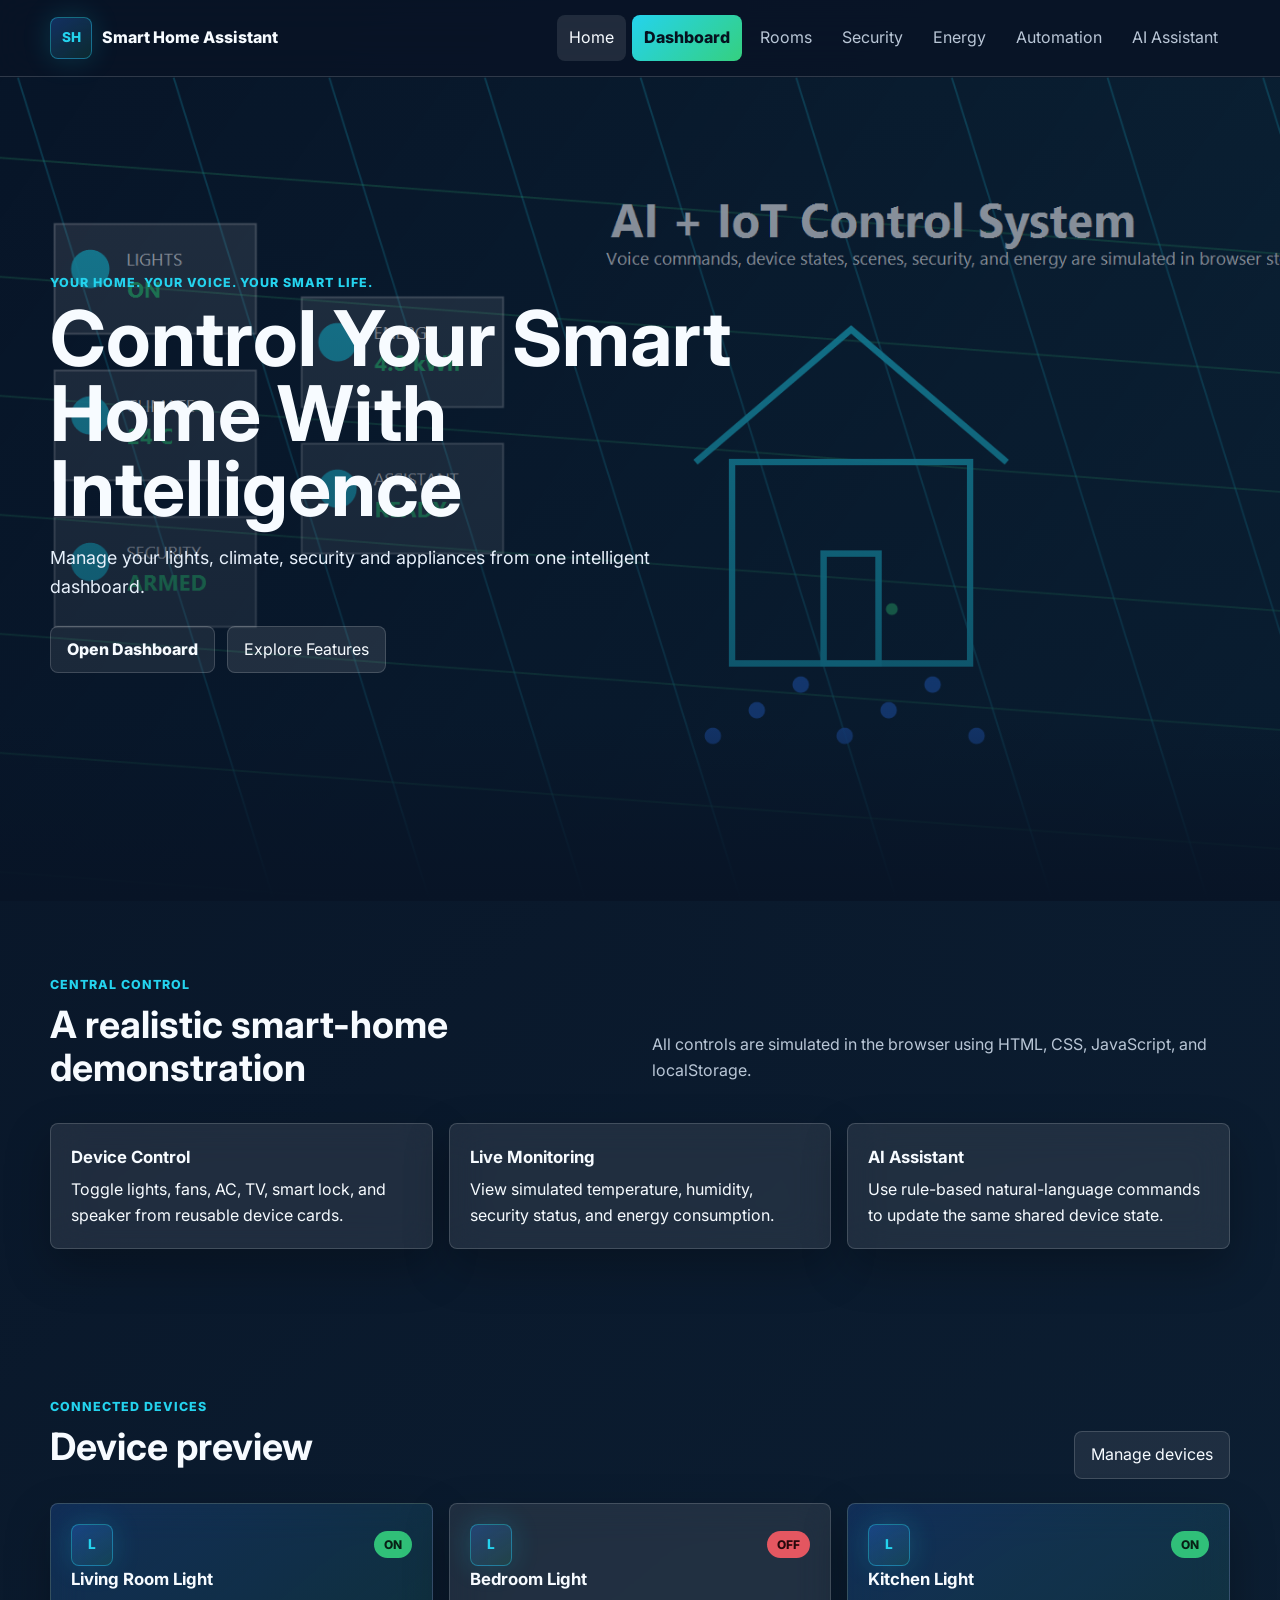
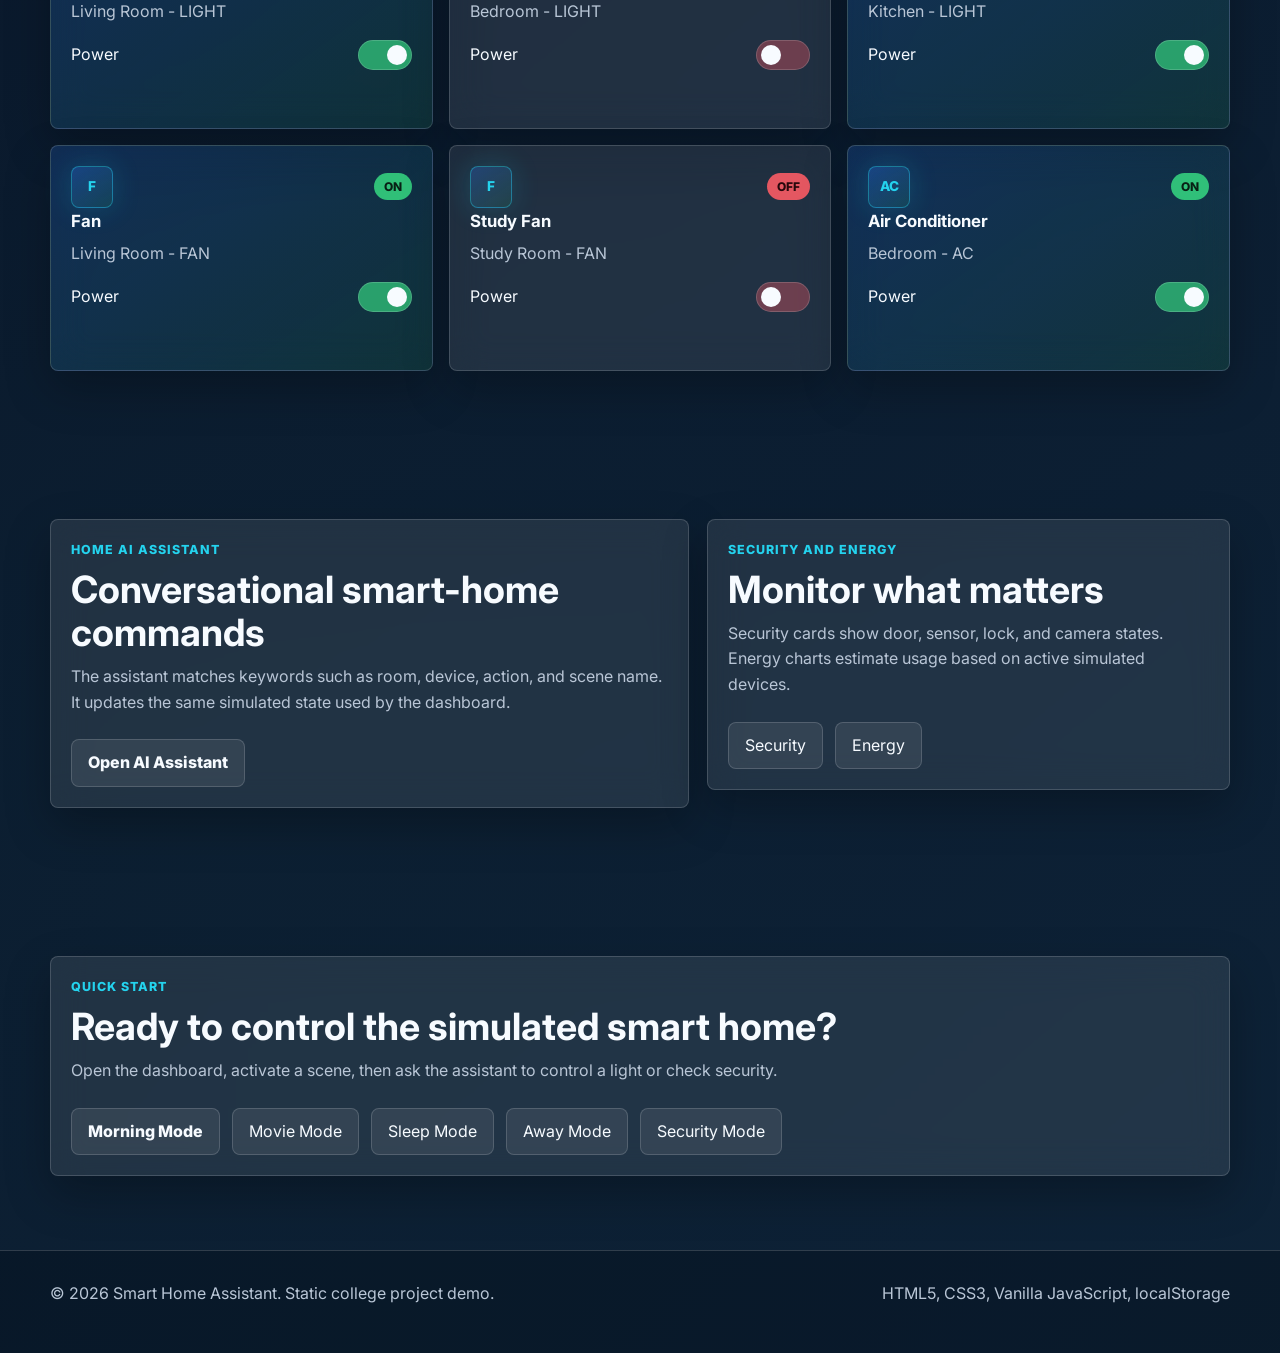
<file: index.html>
<!DOCTYPE html>
<html lang="en">
<head>
  <meta charset="UTF-8">
  <meta name="viewport" content="width=device-width, initial-scale=1.0">
  <title>Smart Home Assistant</title>
  <link rel="preconnect" href="https://fonts.googleapis.com">
  <link rel="preconnect" href="https://fonts.gstatic.com" crossorigin>
  <link href="https://fonts.googleapis.com/css2?family=Inter:wght@400;500;600;700;800&display=swap" rel="stylesheet">
  <link rel="stylesheet" href="css/style.css">
</head>
<body>
  <header class="site-header">
    <nav class="navbar" aria-label="Main navigation">
      <a class="logo" href="index.html" aria-label="Smart Home Assistant home">
        <span class="logo-mark">SH</span>
        <span>Smart Home Assistant</span>
      </a>
      <button class="nav-toggle" type="button" aria-label="Toggle navigation" aria-expanded="false">
        <span></span><span></span><span></span>
      </button>
      <div class="nav-links">
        <a href="index.html">Home</a>
        <a class="dashboard-link" href="dashboard.html">Dashboard</a>
        <a href="rooms.html">Rooms</a>
        <a href="security.html">Security</a>
        <a href="energy.html">Energy</a>
        <a href="automation.html">Automation</a>
        <a href="assistant.html">AI Assistant</a>
      </div>
    </nav>
  </header>

  <main>
    <section class="hero">
      <div class="hero-content">
        <p class="eyebrow">Your Home. Your Voice. Your Smart Life.</p>
        <h1>Control Your Smart Home With Intelligence</h1>
        <p class="lead">Manage your lights, climate, security and appliances from one intelligent dashboard.</p>
        <div class="hero-actions">
          <a class="btn btn-primary" href="dashboard.html">Open Dashboard</a>
          <a class="btn btn-secondary" href="#features">Explore Features</a>
        </div>
      </div>
    </section>

    <section id="features" class="page-section">
      <div class="section-inner">
        <div class="section-heading">
          <div>
            <p class="eyebrow">Central control</p>
            <h2>A realistic smart-home demonstration</h2>
          </div>
          <p class="muted">All controls are simulated in the browser using HTML, CSS, JavaScript, and localStorage.</p>
        </div>
        <div class="feature-grid">
          <article class="card">
            <h3>Device Control</h3>
            <p>Toggle lights, fans, AC, TV, smart lock, and speaker from reusable device cards.</p>
          </article>
          <article class="card">
            <h3>Live Monitoring</h3>
            <p>View simulated temperature, humidity, security status, and energy consumption.</p>
          </article>
          <article class="card">
            <h3>AI Assistant</h3>
            <p>Use rule-based natural-language commands to update the same shared device state.</p>
          </article>
        </div>
      </div>
    </section>

    <section class="page-section">
      <div class="section-inner">
        <div class="section-heading">
          <div>
            <p class="eyebrow">Connected devices</p>
            <h2>Device preview</h2>
          </div>
          <a class="btn" href="dashboard.html">Manage devices</a>
        </div>
        <div id="homeDevicePreview" class="device-grid" aria-live="polite"></div>
      </div>
    </section>

    <section class="page-section">
      <div class="section-inner two-column">
        <article class="panel">
          <p class="eyebrow">Home AI Assistant</p>
          <h2>Conversational smart-home commands</h2>
          <p class="muted">The assistant matches keywords such as room, device, action, and scene name. It updates the same simulated state used by the dashboard.</p>
          <div class="button-row">
            <a class="btn btn-primary" href="assistant.html">Open AI Assistant</a>
          </div>
        </article>
        <article class="panel">
          <p class="eyebrow">Security and energy</p>
          <h2>Monitor what matters</h2>
          <p class="muted">Security cards show door, sensor, lock, and camera states. Energy charts estimate usage based on active simulated devices.</p>
          <div class="button-row">
            <a class="btn" href="security.html">Security</a>
            <a class="btn" href="energy.html">Energy</a>
          </div>
        </article>
      </div>
    </section>

    <section class="page-section">
      <div class="section-inner">
        <div class="panel">
          <p class="eyebrow">Quick start</p>
          <h2>Ready to control the simulated smart home?</h2>
          <p class="muted">Open the dashboard, activate a scene, then ask the assistant to control a light or check security.</p>
          <div class="quick-actions">
            <button class="btn btn-primary" type="button" data-scene="morning">Morning Mode</button>
            <button class="btn" type="button" data-scene="movie">Movie Mode</button>
            <button class="btn" type="button" data-scene="sleep">Sleep Mode</button>
            <button class="btn" type="button" data-scene="away">Away Mode</button>
            <button class="btn" type="button" data-scene="security">Security Mode</button>
          </div>
        </div>
      </div>
    </section>
  </main>

  <footer class="site-footer">
    <div class="footer-inner">
      <p>&copy; 2026 Smart Home Assistant. Static college project demo.</p>
      <p>HTML5, CSS3, Vanilla JavaScript, localStorage</p>
    </div>
  </footer>

  <script src="js/devices.js"></script>
  <script src="js/main.js"></script>
</body>
</html>
</file>
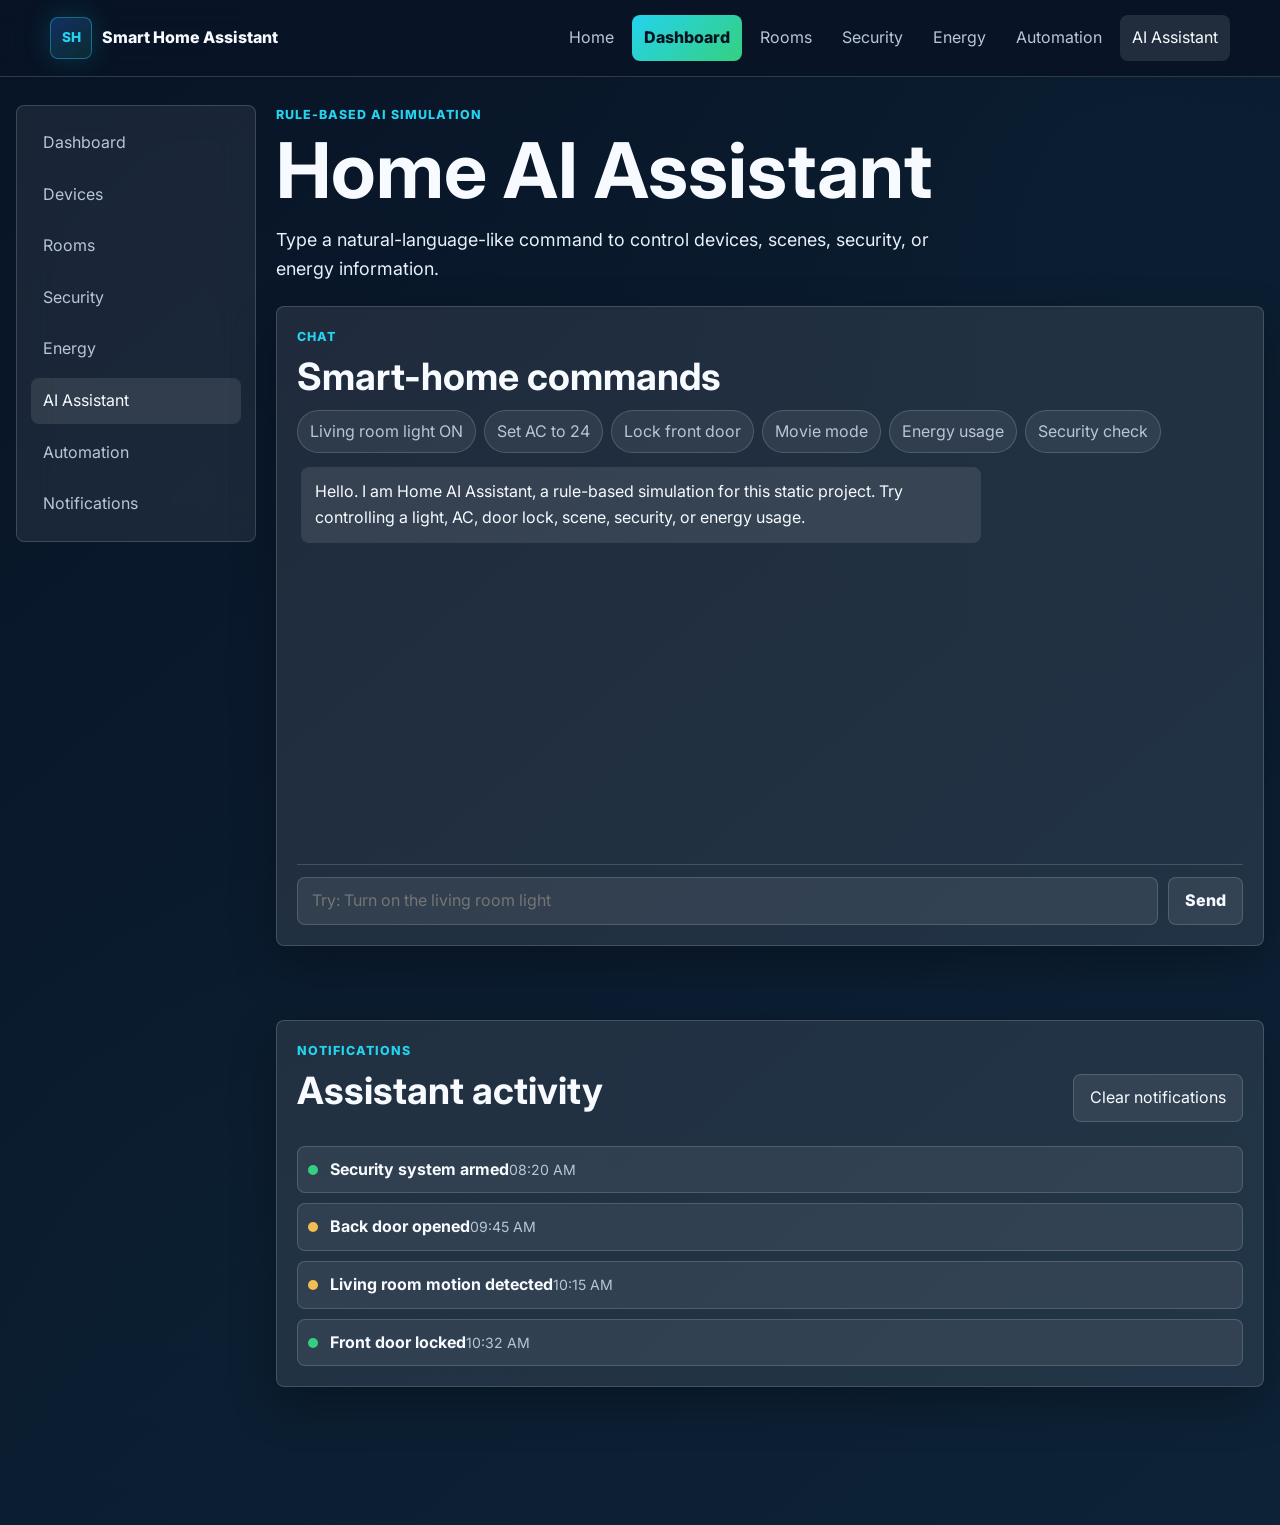
<file: assistant.html>
<!DOCTYPE html>
<html lang="en">
<head>
  <meta charset="UTF-8">
  <meta name="viewport" content="width=device-width, initial-scale=1.0">
  <title>AI Assistant | Smart Home Assistant</title>
  <link rel="preconnect" href="https://fonts.googleapis.com">
  <link rel="preconnect" href="https://fonts.gstatic.com" crossorigin>
  <link href="https://fonts.googleapis.com/css2?family=Inter:wght@400;500;600;700;800&display=swap" rel="stylesheet">
  <link rel="stylesheet" href="css/style.css">
</head>
<body>
  <header class="site-header">
    <nav class="navbar" aria-label="Main navigation">
      <a class="logo" href="index.html"><span class="logo-mark">SH</span><span>Smart Home Assistant</span></a>
      <button class="nav-toggle" type="button" aria-label="Toggle navigation" aria-expanded="false"><span></span><span></span><span></span></button>
      <div class="nav-links">
        <a href="index.html">Home</a>
        <a class="dashboard-link" href="dashboard.html">Dashboard</a>
        <a href="rooms.html">Rooms</a>
        <a href="security.html">Security</a>
        <a href="energy.html">Energy</a>
        <a href="automation.html">Automation</a>
        <a href="assistant.html">AI Assistant</a>
      </div>
    </nav>
  </header>

  <div class="app-shell">
    <aside class="sidebar" aria-label="Dashboard navigation">
      <nav>
        <a href="dashboard.html">Dashboard</a>
        <a href="dashboard.html#deviceGrid">Devices</a>
        <a href="rooms.html">Rooms</a>
        <a href="security.html">Security</a>
        <a href="energy.html">Energy</a>
        <a href="assistant.html">AI Assistant</a>
        <a href="automation.html">Automation</a>
        <a href="#notifications">Notifications</a>
      </nav>
    </aside>

    <main class="page-main">
      <section class="page-hero">
        <p class="eyebrow">Rule-based AI simulation</p>
        <h1>Home AI Assistant</h1>
        <p class="lead">Type a natural-language-like command to control devices, scenes, security, or energy information.</p>
      </section>

      <section class="chat-shell" aria-label="Home AI Assistant chat">
        <div>
          <p class="eyebrow">Chat</p>
          <h2>Smart-home commands</h2>
          <div class="command-chips" aria-label="Example commands">
            <button class="chip" type="button" data-command="Turn on the living room light">Living room light ON</button>
            <button class="chip" type="button" data-command="Set AC temperature to 24">Set AC to 24</button>
            <button class="chip" type="button" data-command="Lock the front door">Lock front door</button>
            <button class="chip" type="button" data-command="Turn on movie mode">Movie mode</button>
            <button class="chip" type="button" data-command="Show my energy usage">Energy usage</button>
            <button class="chip" type="button" data-command="Is my home secure?">Security check</button>
          </div>
        </div>
        <div id="chatMessages" class="chat-messages" aria-live="polite"></div>
        <form id="assistantForm" class="chat-form">
          <label class="sr-only" for="assistantInput">Smart-home command</label>
          <input id="assistantInput" type="text" placeholder="Try: Turn on the living room light" autocomplete="off">
          <button class="btn btn-primary" type="submit">Send</button>
        </form>
      </section>

      <section id="notifications" class="page-section">
        <div class="notification-panel">
          <div class="section-heading">
            <div>
              <p class="eyebrow">Notifications</p>
              <h2>Assistant activity</h2>
            </div>
            <button class="btn" type="button" data-clear-notifications>Clear notifications</button>
          </div>
          <ul class="notification-list" data-notification-list data-limit="6"></ul>
        </div>
      </section>
    </main>
  </div>

  <script src="js/devices.js"></script>
  <script src="js/main.js"></script>
  <script src="js/assistant.js"></script>
</body>
</html>
</file>
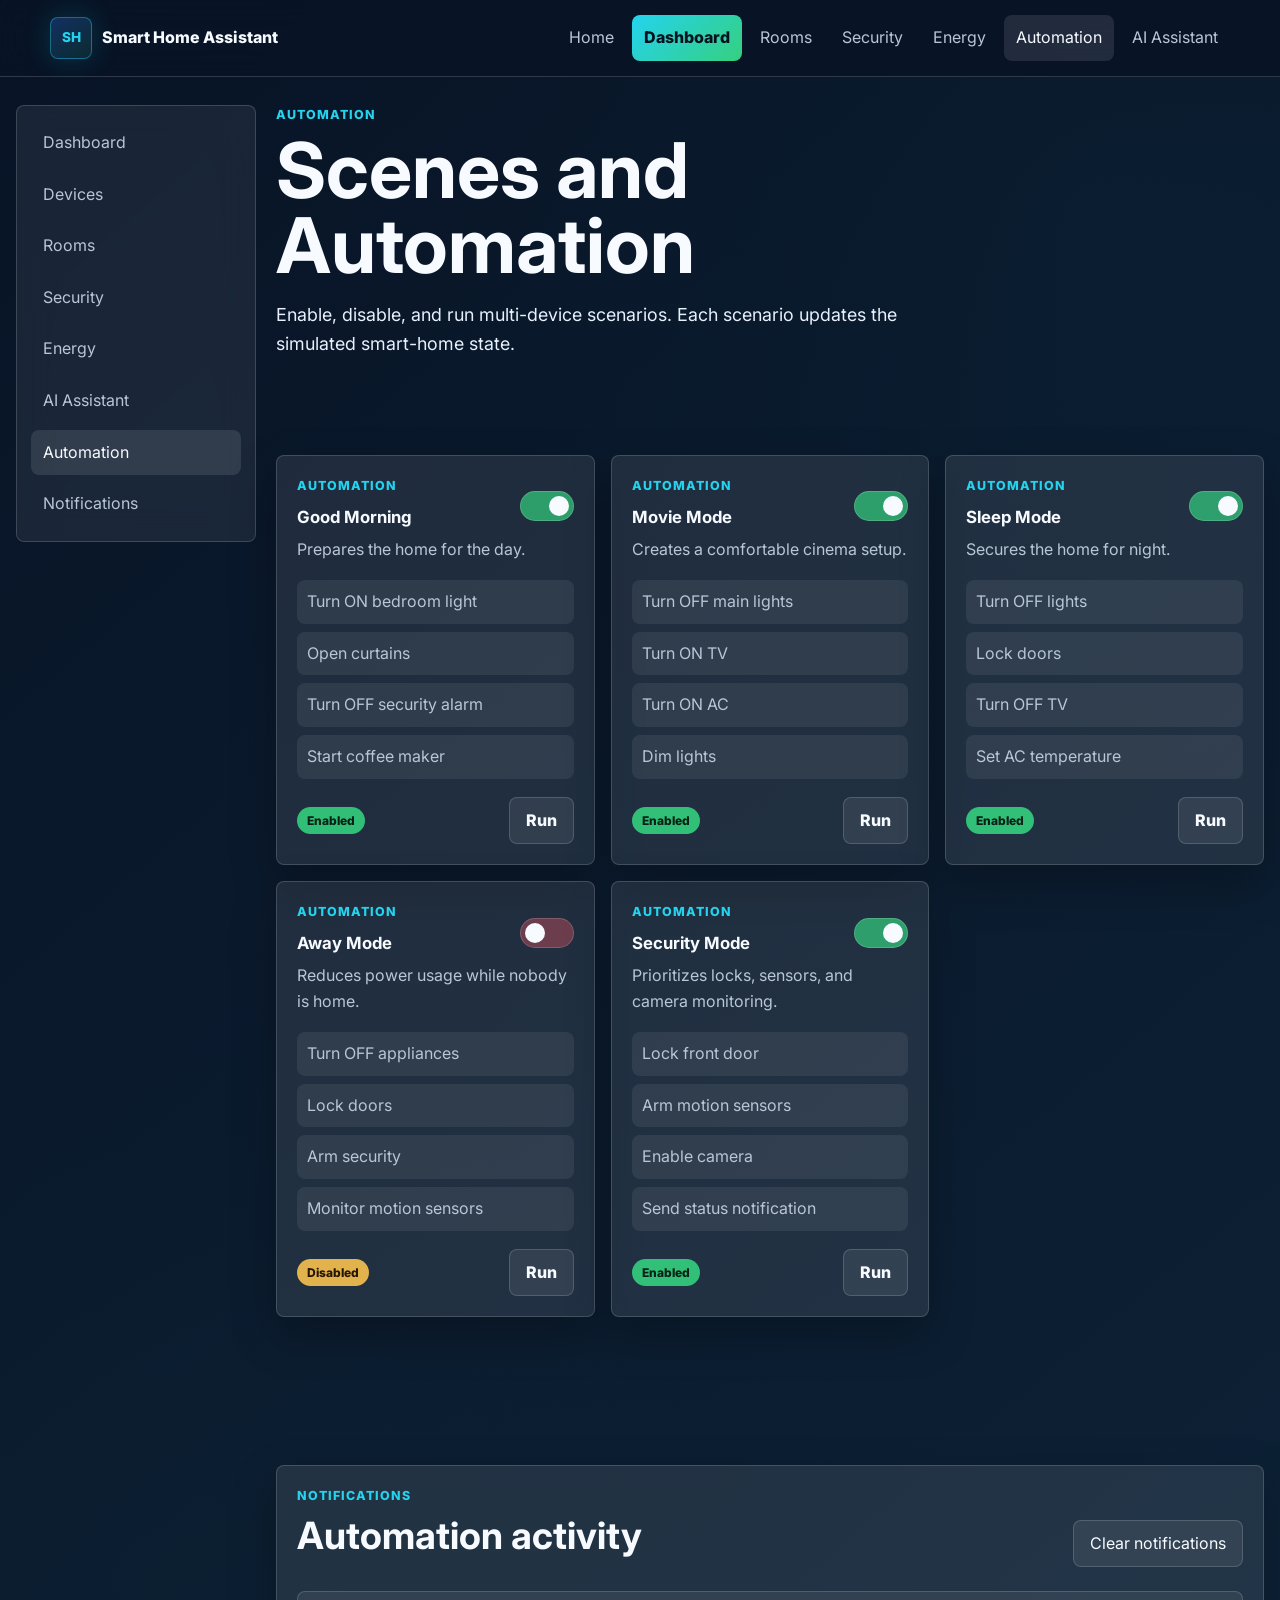
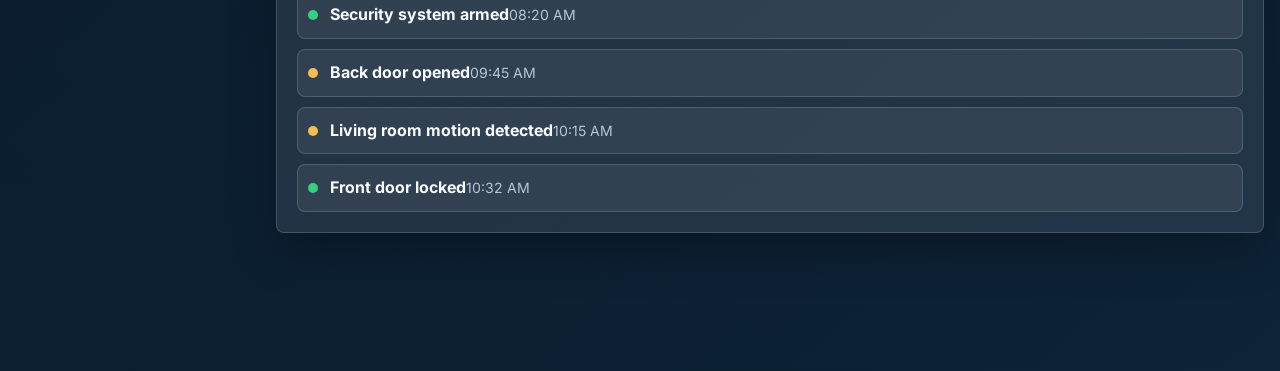
<file: automation.html>
<!DOCTYPE html>
<html lang="en">
<head>
  <meta charset="UTF-8">
  <meta name="viewport" content="width=device-width, initial-scale=1.0">
  <title>Automation | Smart Home Assistant</title>
  <link rel="preconnect" href="https://fonts.googleapis.com">
  <link rel="preconnect" href="https://fonts.gstatic.com" crossorigin>
  <link href="https://fonts.googleapis.com/css2?family=Inter:wght@400;500;600;700;800&display=swap" rel="stylesheet">
  <link rel="stylesheet" href="css/style.css">
</head>
<body>
  <header class="site-header">
    <nav class="navbar" aria-label="Main navigation">
      <a class="logo" href="index.html"><span class="logo-mark">SH</span><span>Smart Home Assistant</span></a>
      <button class="nav-toggle" type="button" aria-label="Toggle navigation" aria-expanded="false"><span></span><span></span><span></span></button>
      <div class="nav-links">
        <a href="index.html">Home</a>
        <a class="dashboard-link" href="dashboard.html">Dashboard</a>
        <a href="rooms.html">Rooms</a>
        <a href="security.html">Security</a>
        <a href="energy.html">Energy</a>
        <a href="automation.html">Automation</a>
        <a href="assistant.html">AI Assistant</a>
      </div>
    </nav>
  </header>

  <div class="app-shell">
    <aside class="sidebar" aria-label="Dashboard navigation">
      <nav>
        <a href="dashboard.html">Dashboard</a>
        <a href="dashboard.html#deviceGrid">Devices</a>
        <a href="rooms.html">Rooms</a>
        <a href="security.html">Security</a>
        <a href="energy.html">Energy</a>
        <a href="assistant.html">AI Assistant</a>
        <a href="automation.html">Automation</a>
        <a href="#notifications">Notifications</a>
      </nav>
    </aside>

    <main class="page-main">
      <section class="page-hero">
        <p class="eyebrow">Automation</p>
        <h1>Scenes and Automation</h1>
        <p class="lead">Enable, disable, and run multi-device scenarios. Each scenario updates the simulated smart-home state.</p>
      </section>

      <section class="page-section">
        <div id="automationList" class="automation-grid" aria-live="polite"></div>
      </section>

      <section id="notifications" class="page-section">
        <div class="notification-panel">
          <div class="section-heading">
            <div>
              <p class="eyebrow">Notifications</p>
              <h2>Automation activity</h2>
            </div>
            <button class="btn" type="button" data-clear-notifications>Clear notifications</button>
          </div>
          <ul class="notification-list" data-notification-list data-limit="8"></ul>
        </div>
      </section>
    </main>
  </div>

  <script src="js/devices.js"></script>
  <script src="js/main.js"></script>
  <script src="js/automation.js"></script>
</body>
</html>
</file>
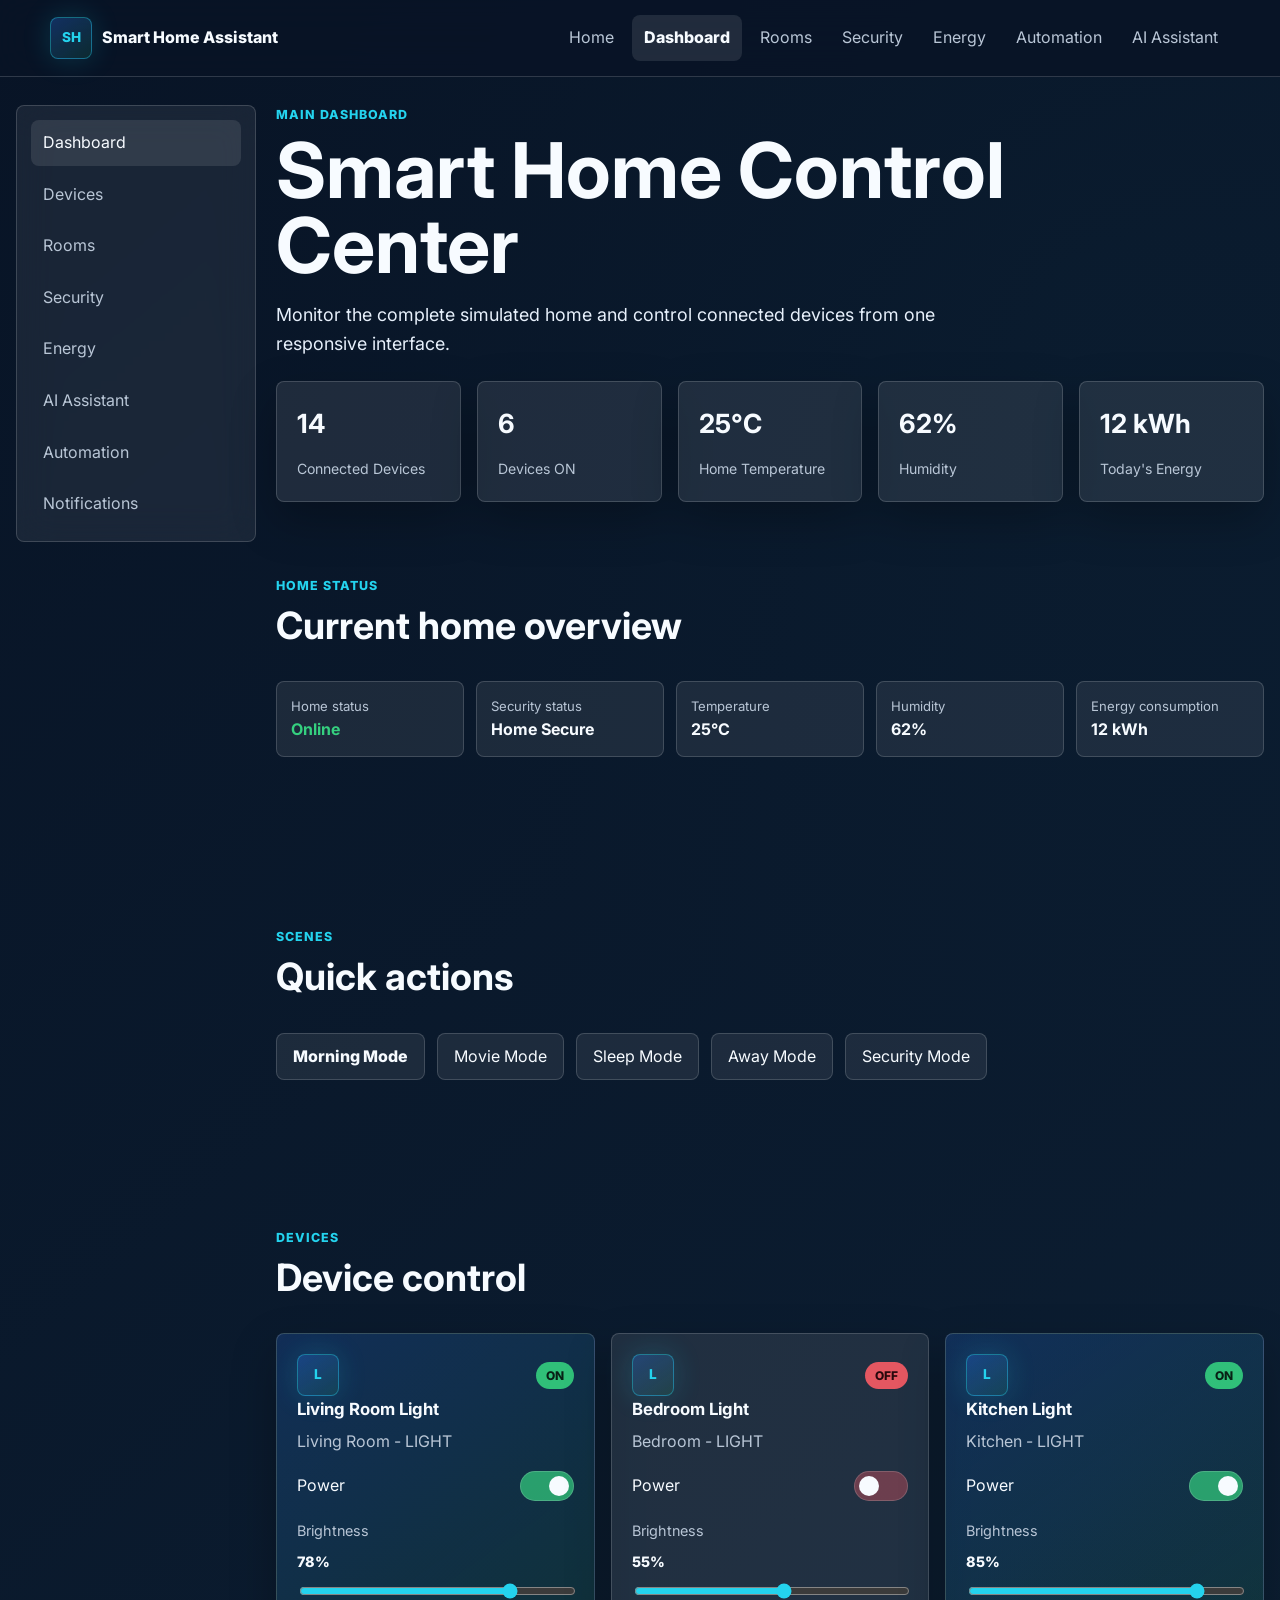
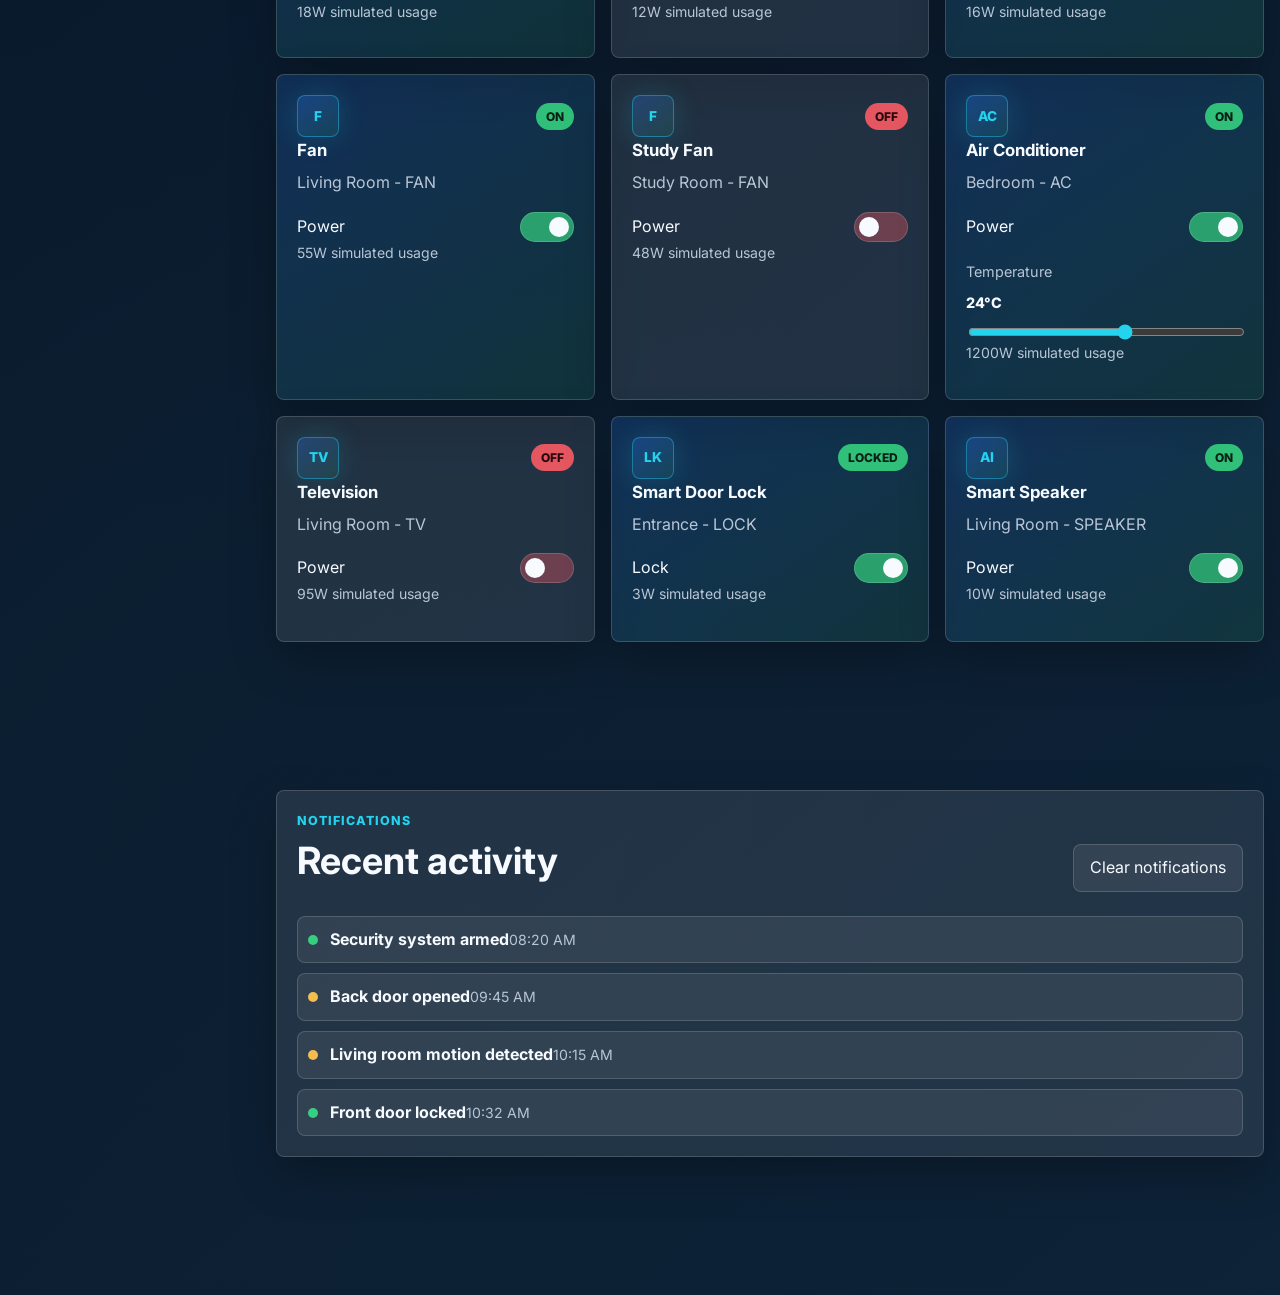
<file: dashboard.html>
<!DOCTYPE html>
<html lang="en">
<head>
  <meta charset="UTF-8">
  <meta name="viewport" content="width=device-width, initial-scale=1.0">
  <title>Dashboard | Smart Home Assistant</title>
  <link rel="preconnect" href="https://fonts.googleapis.com">
  <link rel="preconnect" href="https://fonts.gstatic.com" crossorigin>
  <link href="https://fonts.googleapis.com/css2?family=Inter:wght@400;500;600;700;800&display=swap" rel="stylesheet">
  <link rel="stylesheet" href="css/style.css">
</head>
<body>
  <header class="site-header">
    <nav class="navbar" aria-label="Main navigation">
      <a class="logo" href="index.html"><span class="logo-mark">SH</span><span>Smart Home Assistant</span></a>
      <button class="nav-toggle" type="button" aria-label="Toggle navigation" aria-expanded="false"><span></span><span></span><span></span></button>
      <div class="nav-links">
        <a href="index.html">Home</a>
        <a class="dashboard-link" href="dashboard.html">Dashboard</a>
        <a href="rooms.html">Rooms</a>
        <a href="security.html">Security</a>
        <a href="energy.html">Energy</a>
        <a href="automation.html">Automation</a>
        <a href="assistant.html">AI Assistant</a>
      </div>
    </nav>
  </header>

  <div class="app-shell">
    <aside class="sidebar" aria-label="Dashboard navigation">
      <nav>
        <a href="dashboard.html">Dashboard</a>
        <a href="#deviceGrid">Devices</a>
        <a href="rooms.html">Rooms</a>
        <a href="security.html">Security</a>
        <a href="energy.html">Energy</a>
        <a href="assistant.html">AI Assistant</a>
        <a href="automation.html">Automation</a>
        <a href="#notifications">Notifications</a>
      </nav>
    </aside>

    <main class="page-main">
      <section class="page-hero">
        <p class="eyebrow">Main dashboard</p>
        <h1>Smart Home Control Center</h1>
        <p class="lead">Monitor the complete simulated home and control connected devices from one responsive interface.</p>
      </section>

      <section id="dashboardStats" class="stats-grid" aria-live="polite"></section>

      <section class="page-section">
        <div class="section-heading">
          <div>
            <p class="eyebrow">Home status</p>
            <h2>Current home overview</h2>
          </div>
        </div>
        <div id="homeStatusPanel" class="status-panel" aria-live="polite"></div>
      </section>

      <section class="page-section">
        <div class="section-heading">
          <div>
            <p class="eyebrow">Scenes</p>
            <h2>Quick actions</h2>
          </div>
        </div>
        <div class="quick-actions">
          <button class="btn btn-primary" type="button" data-scene="morning">Morning Mode</button>
          <button class="btn" type="button" data-scene="movie">Movie Mode</button>
          <button class="btn" type="button" data-scene="sleep">Sleep Mode</button>
          <button class="btn" type="button" data-scene="away">Away Mode</button>
          <button class="btn" type="button" data-scene="security">Security Mode</button>
        </div>
      </section>

      <section class="page-section">
        <div class="section-heading">
          <div>
            <p class="eyebrow">Devices</p>
            <h2>Device control</h2>
          </div>
        </div>
        <div id="deviceGrid" class="device-grid" aria-live="polite"></div>
      </section>

      <section id="notifications" class="page-section">
        <div class="notification-panel">
          <div class="section-heading">
            <div>
              <p class="eyebrow">Notifications</p>
              <h2>Recent activity</h2>
            </div>
            <button class="btn" type="button" data-clear-notifications>Clear notifications</button>
          </div>
          <ul class="notification-list" data-notification-list></ul>
        </div>
      </section>
    </main>
  </div>

  <script src="js/devices.js"></script>
  <script src="js/main.js"></script>
  <script src="js/dashboard.js"></script>
</body>
</html>
</file>
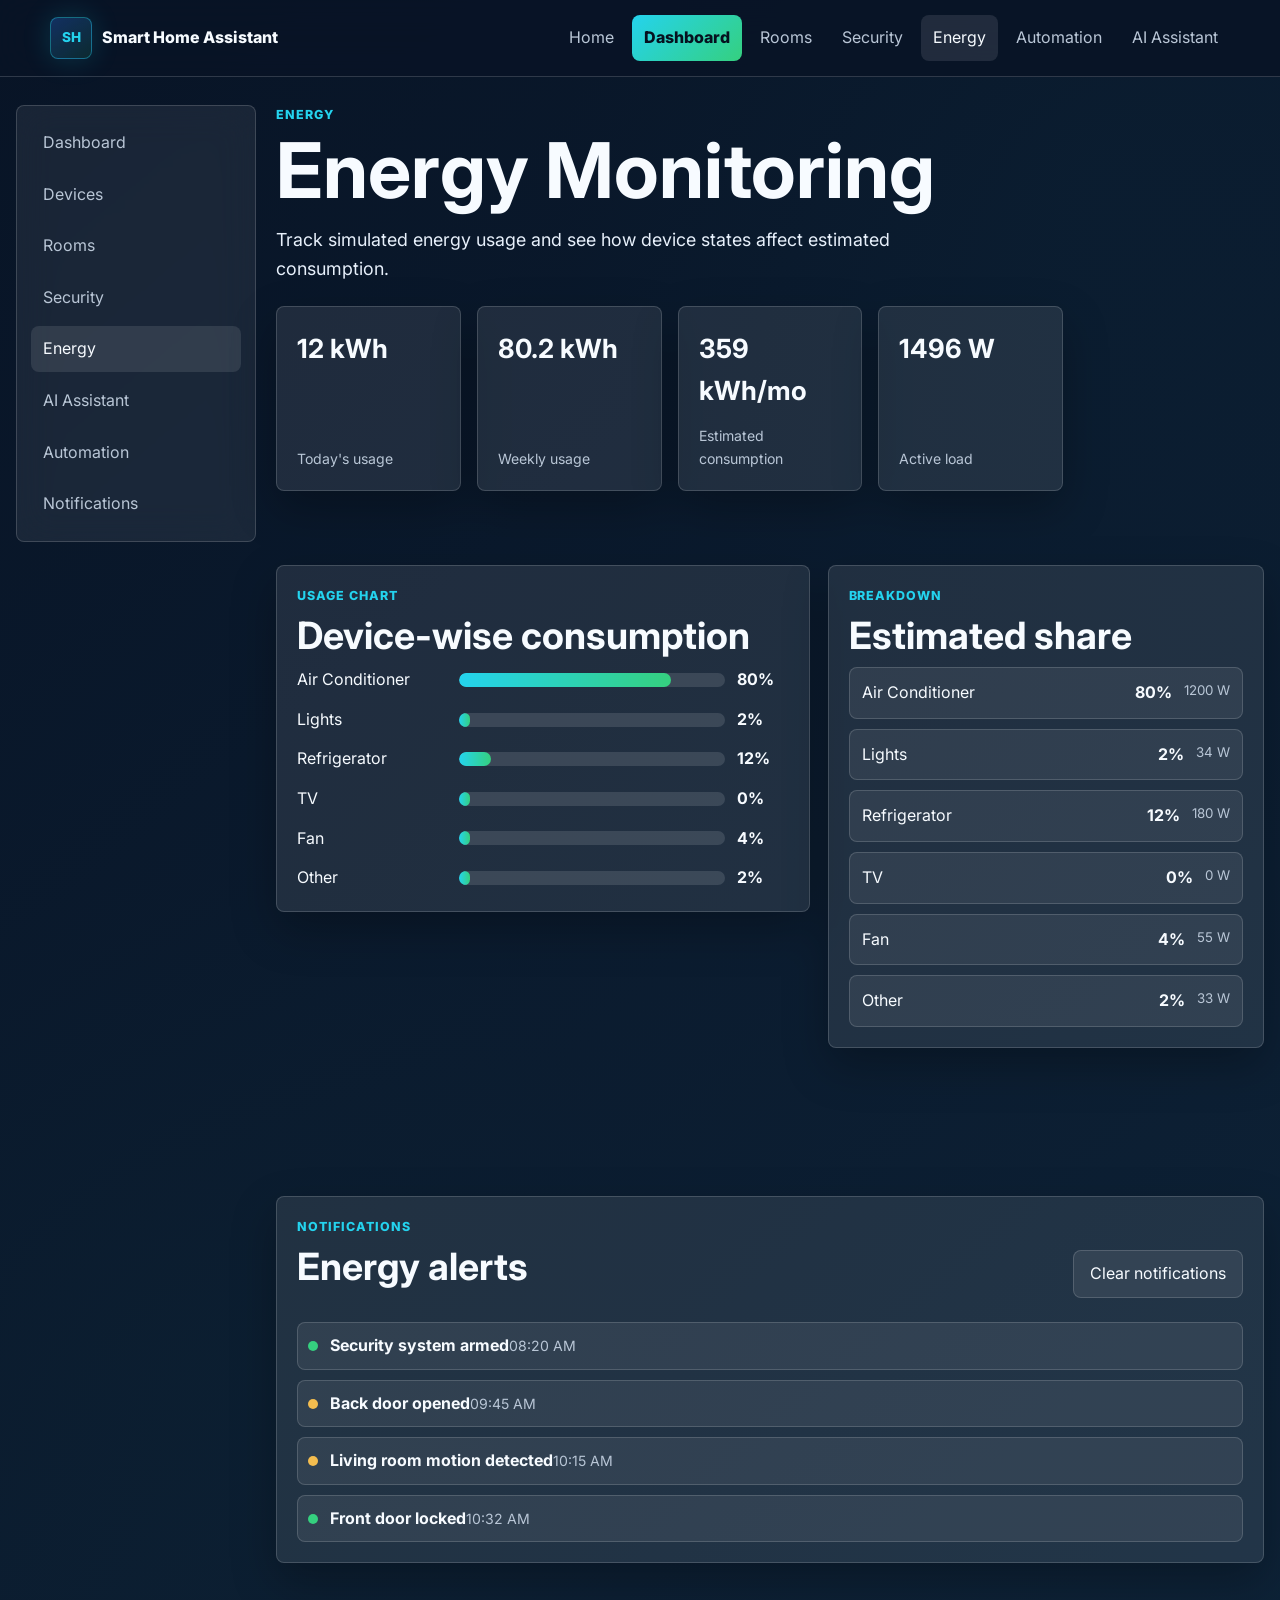
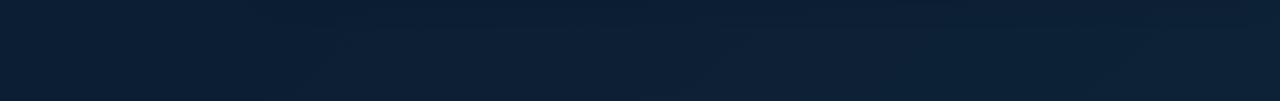
<file: energy.html>
<!DOCTYPE html>
<html lang="en">
<head>
  <meta charset="UTF-8">
  <meta name="viewport" content="width=device-width, initial-scale=1.0">
  <title>Energy | Smart Home Assistant</title>
  <link rel="preconnect" href="https://fonts.googleapis.com">
  <link rel="preconnect" href="https://fonts.gstatic.com" crossorigin>
  <link href="https://fonts.googleapis.com/css2?family=Inter:wght@400;500;600;700;800&display=swap" rel="stylesheet">
  <link rel="stylesheet" href="css/style.css">
</head>
<body>
  <header class="site-header">
    <nav class="navbar" aria-label="Main navigation">
      <a class="logo" href="index.html"><span class="logo-mark">SH</span><span>Smart Home Assistant</span></a>
      <button class="nav-toggle" type="button" aria-label="Toggle navigation" aria-expanded="false"><span></span><span></span><span></span></button>
      <div class="nav-links">
        <a href="index.html">Home</a>
        <a class="dashboard-link" href="dashboard.html">Dashboard</a>
        <a href="rooms.html">Rooms</a>
        <a href="security.html">Security</a>
        <a href="energy.html">Energy</a>
        <a href="automation.html">Automation</a>
        <a href="assistant.html">AI Assistant</a>
      </div>
    </nav>
  </header>

  <div class="app-shell">
    <aside class="sidebar" aria-label="Dashboard navigation">
      <nav>
        <a href="dashboard.html">Dashboard</a>
        <a href="dashboard.html#deviceGrid">Devices</a>
        <a href="rooms.html">Rooms</a>
        <a href="security.html">Security</a>
        <a href="energy.html">Energy</a>
        <a href="assistant.html">AI Assistant</a>
        <a href="automation.html">Automation</a>
        <a href="#notifications">Notifications</a>
      </nav>
    </aside>

    <main class="page-main">
      <section class="page-hero">
        <p class="eyebrow">Energy</p>
        <h1>Energy Monitoring</h1>
        <p class="lead">Track simulated energy usage and see how device states affect estimated consumption.</p>
      </section>

      <section id="energyStats" class="stats-grid" aria-live="polite"></section>

      <section class="page-section two-column">
        <div class="panel">
          <p class="eyebrow">Usage chart</p>
          <h2>Device-wise consumption</h2>
          <div id="energyChart" class="bar-chart" aria-live="polite"></div>
        </div>
        <div class="panel">
          <p class="eyebrow">Breakdown</p>
          <h2>Estimated share</h2>
          <ul id="energyBreakdown" class="energy-list"></ul>
        </div>
      </section>

      <section id="notifications" class="page-section">
        <div class="notification-panel">
          <div class="section-heading">
            <div>
              <p class="eyebrow">Notifications</p>
              <h2>Energy alerts</h2>
            </div>
            <button class="btn" type="button" data-clear-notifications>Clear notifications</button>
          </div>
          <ul class="notification-list" data-notification-list data-limit="6"></ul>
        </div>
      </section>
    </main>
  </div>

  <script src="js/devices.js"></script>
  <script src="js/main.js"></script>
</body>
</html>
</file>
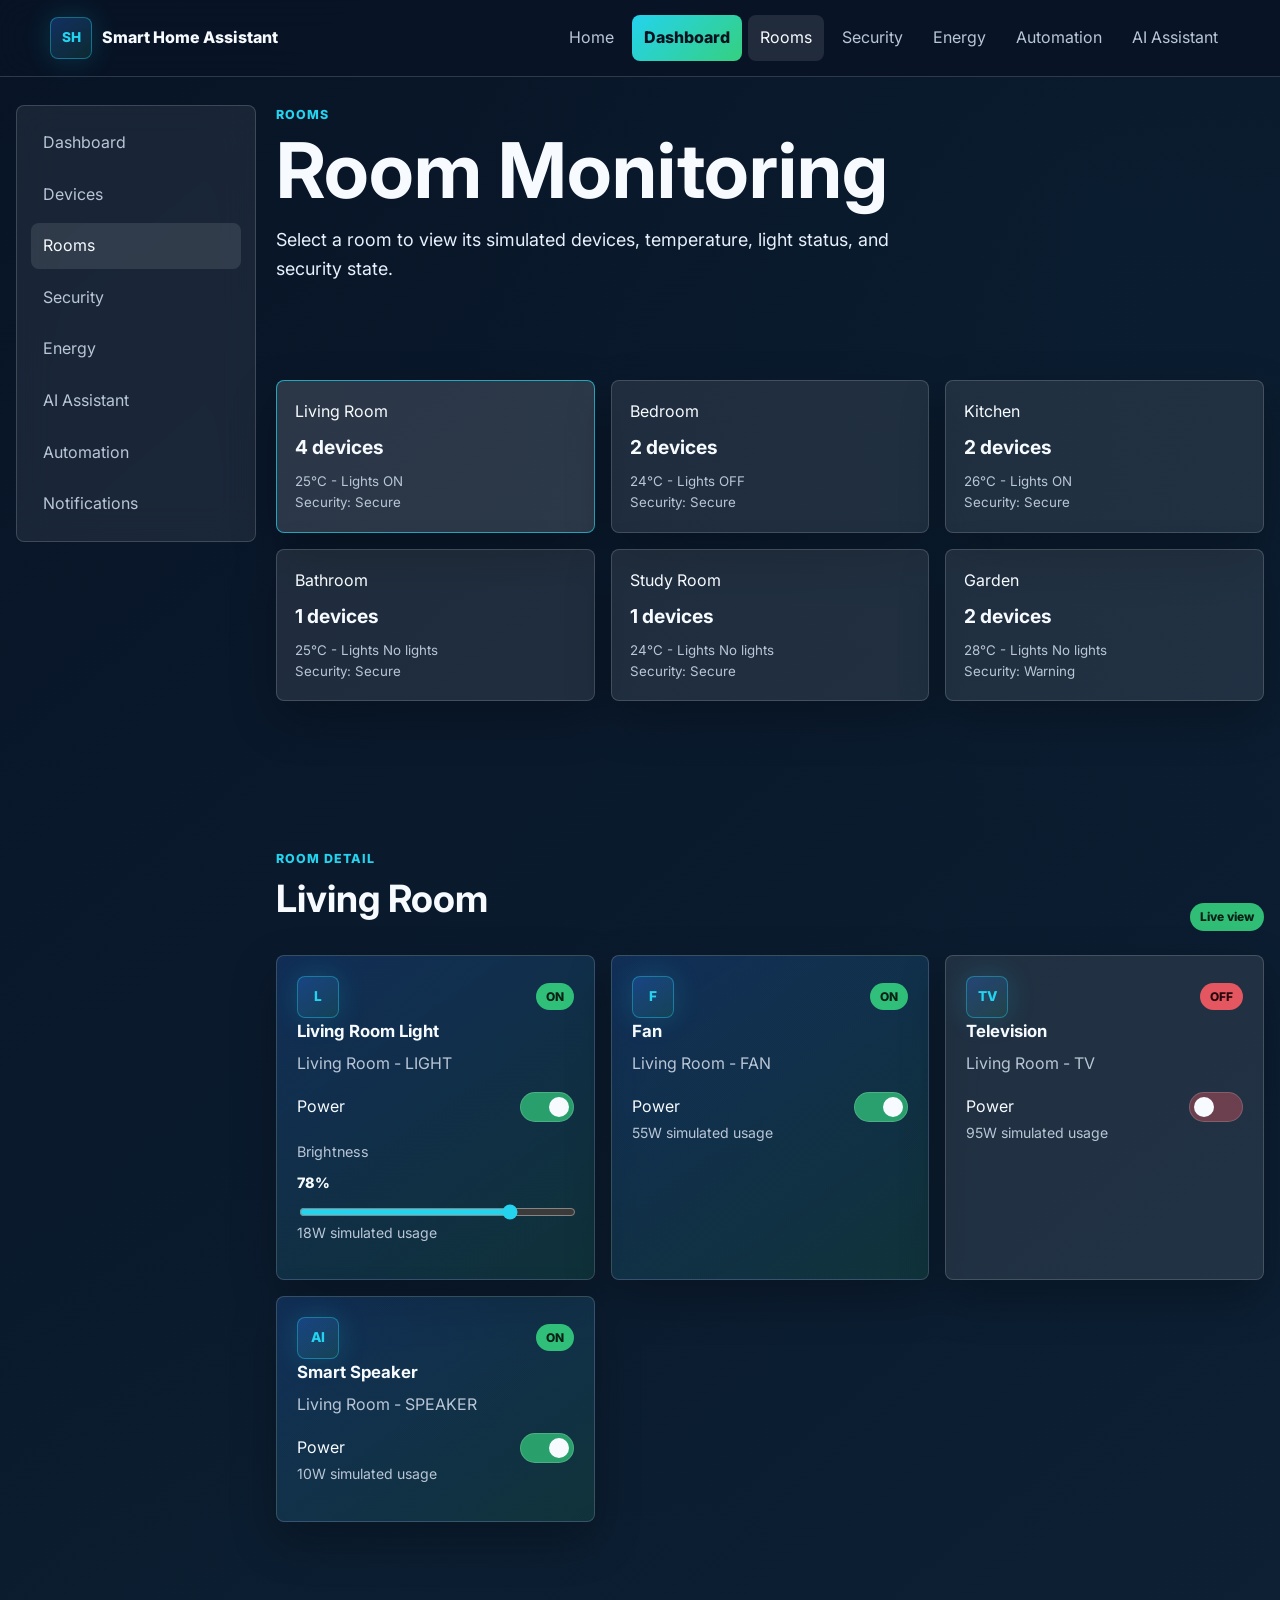
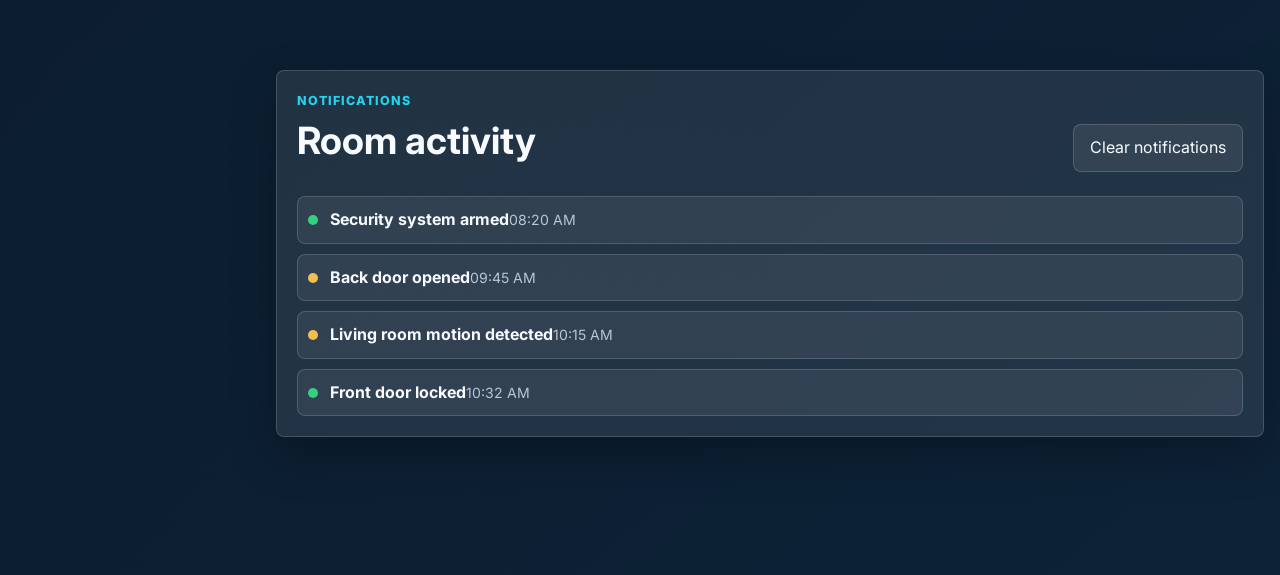
<file: rooms.html>
<!DOCTYPE html>
<html lang="en">
<head>
  <meta charset="UTF-8">
  <meta name="viewport" content="width=device-width, initial-scale=1.0">
  <title>Rooms | Smart Home Assistant</title>
  <link rel="preconnect" href="https://fonts.googleapis.com">
  <link rel="preconnect" href="https://fonts.gstatic.com" crossorigin>
  <link href="https://fonts.googleapis.com/css2?family=Inter:wght@400;500;600;700;800&display=swap" rel="stylesheet">
  <link rel="stylesheet" href="css/style.css">
</head>
<body>
  <header class="site-header">
    <nav class="navbar" aria-label="Main navigation">
      <a class="logo" href="index.html"><span class="logo-mark">SH</span><span>Smart Home Assistant</span></a>
      <button class="nav-toggle" type="button" aria-label="Toggle navigation" aria-expanded="false"><span></span><span></span><span></span></button>
      <div class="nav-links">
        <a href="index.html">Home</a>
        <a class="dashboard-link" href="dashboard.html">Dashboard</a>
        <a href="rooms.html">Rooms</a>
        <a href="security.html">Security</a>
        <a href="energy.html">Energy</a>
        <a href="automation.html">Automation</a>
        <a href="assistant.html">AI Assistant</a>
      </div>
    </nav>
  </header>

  <div class="app-shell">
    <aside class="sidebar" aria-label="Dashboard navigation">
      <nav>
        <a href="dashboard.html">Dashboard</a>
        <a href="dashboard.html#deviceGrid">Devices</a>
        <a href="rooms.html">Rooms</a>
        <a href="security.html">Security</a>
        <a href="energy.html">Energy</a>
        <a href="assistant.html">AI Assistant</a>
        <a href="automation.html">Automation</a>
        <a href="#notifications">Notifications</a>
      </nav>
    </aside>

    <main class="page-main">
      <section class="page-hero">
        <p class="eyebrow">Rooms</p>
        <h1>Room Monitoring</h1>
        <p class="lead">Select a room to view its simulated devices, temperature, light status, and security state.</p>
      </section>

      <section class="page-section">
        <div id="roomGrid" class="room-grid" aria-label="Room list"></div>
      </section>

      <section id="roomDetail" class="page-section" aria-live="polite"></section>

      <section id="notifications" class="page-section">
        <div class="notification-panel">
          <div class="section-heading">
            <div>
              <p class="eyebrow">Notifications</p>
              <h2>Room activity</h2>
            </div>
            <button class="btn" type="button" data-clear-notifications>Clear notifications</button>
          </div>
          <ul class="notification-list" data-notification-list data-limit="6"></ul>
        </div>
      </section>
    </main>
  </div>

  <script src="js/devices.js"></script>
  <script src="js/main.js"></script>
</body>
</html>
</file>
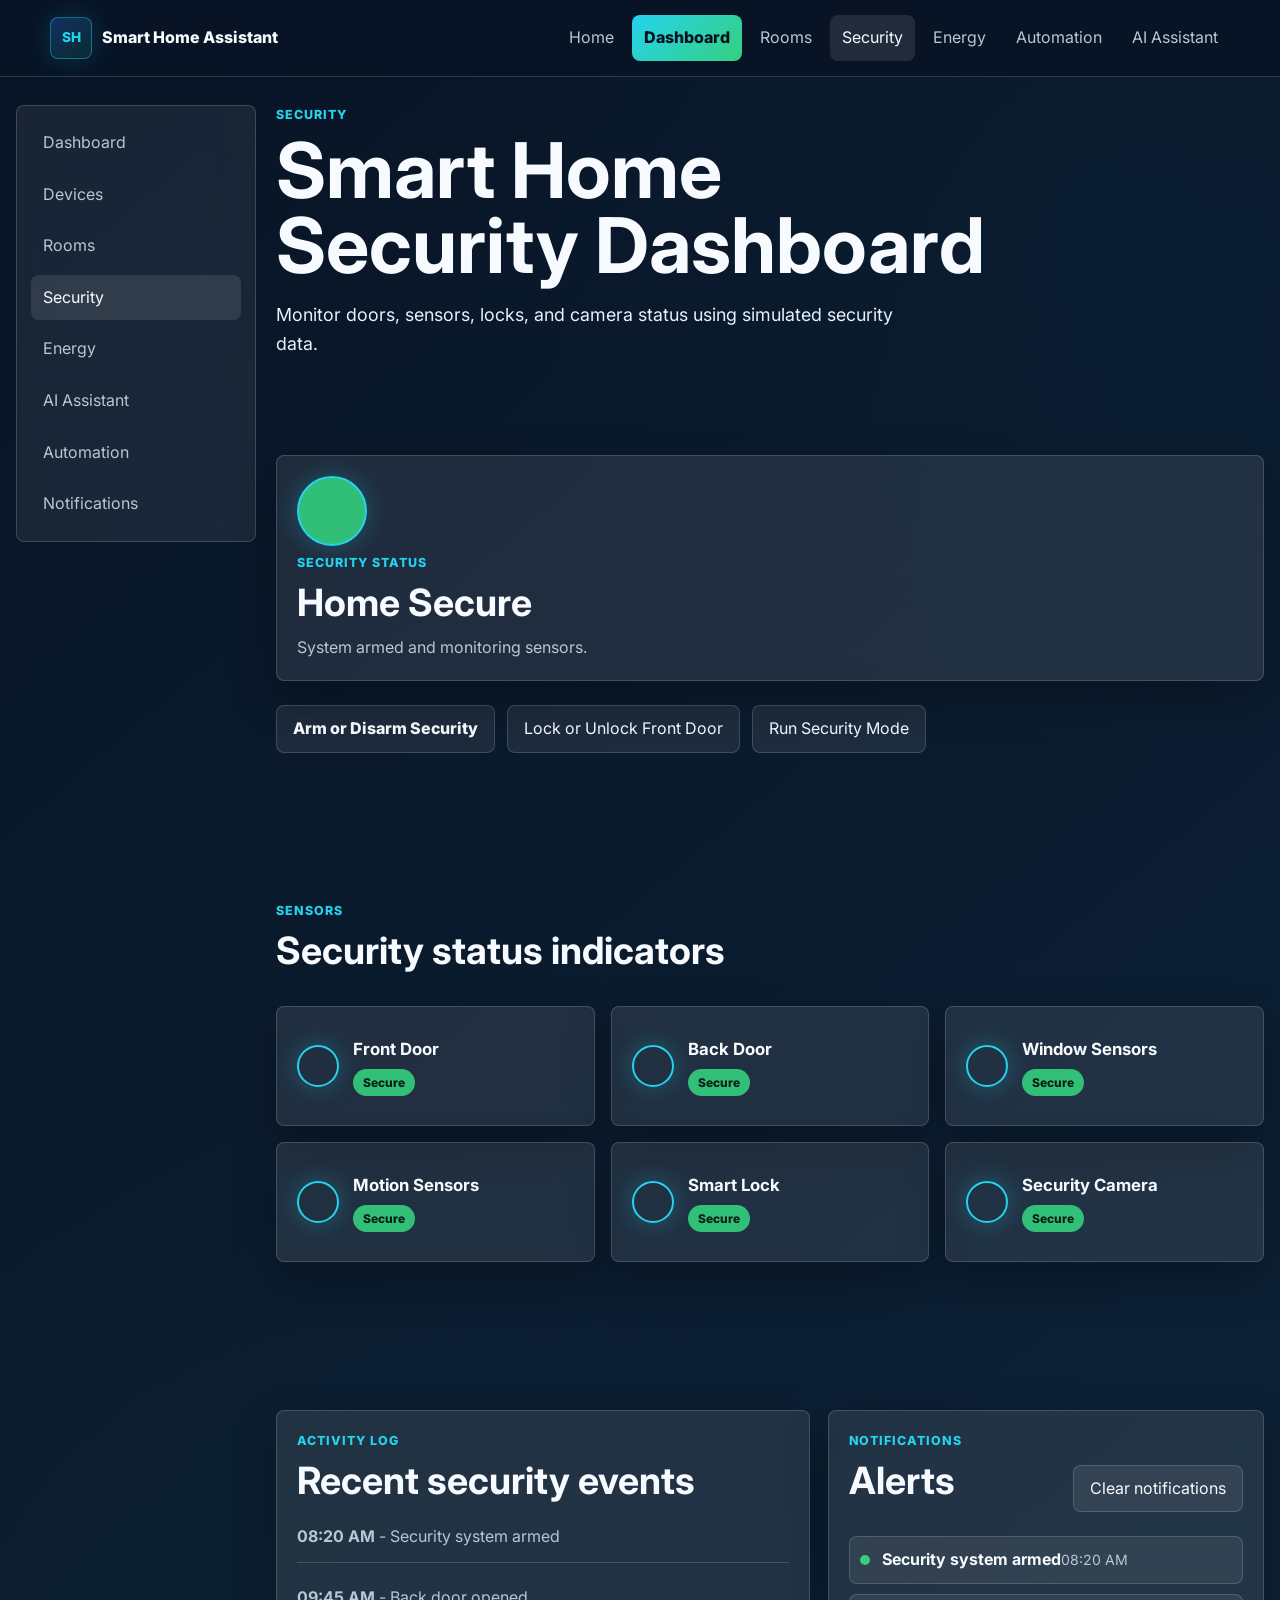
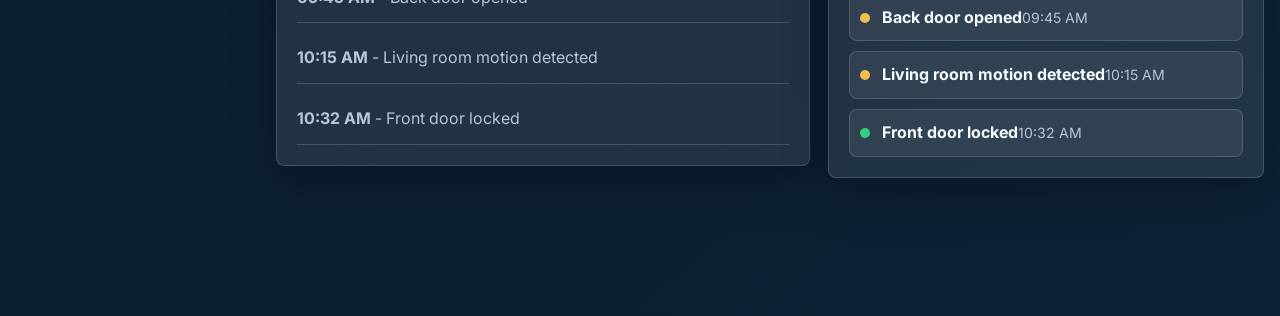
<file: security.html>
<!DOCTYPE html>
<html lang="en">
<head>
  <meta charset="UTF-8">
  <meta name="viewport" content="width=device-width, initial-scale=1.0">
  <title>Security | Smart Home Assistant</title>
  <link rel="preconnect" href="https://fonts.googleapis.com">
  <link rel="preconnect" href="https://fonts.gstatic.com" crossorigin>
  <link href="https://fonts.googleapis.com/css2?family=Inter:wght@400;500;600;700;800&display=swap" rel="stylesheet">
  <link rel="stylesheet" href="css/style.css">
</head>
<body>
  <header class="site-header">
    <nav class="navbar" aria-label="Main navigation">
      <a class="logo" href="index.html"><span class="logo-mark">SH</span><span>Smart Home Assistant</span></a>
      <button class="nav-toggle" type="button" aria-label="Toggle navigation" aria-expanded="false"><span></span><span></span><span></span></button>
      <div class="nav-links">
        <a href="index.html">Home</a>
        <a class="dashboard-link" href="dashboard.html">Dashboard</a>
        <a href="rooms.html">Rooms</a>
        <a href="security.html">Security</a>
        <a href="energy.html">Energy</a>
        <a href="automation.html">Automation</a>
        <a href="assistant.html">AI Assistant</a>
      </div>
    </nav>
  </header>

  <div class="app-shell">
    <aside class="sidebar" aria-label="Dashboard navigation">
      <nav>
        <a href="dashboard.html">Dashboard</a>
        <a href="dashboard.html#deviceGrid">Devices</a>
        <a href="rooms.html">Rooms</a>
        <a href="security.html">Security</a>
        <a href="energy.html">Energy</a>
        <a href="assistant.html">AI Assistant</a>
        <a href="automation.html">Automation</a>
        <a href="#notifications">Notifications</a>
      </nav>
    </aside>

    <main class="page-main">
      <section class="page-hero">
        <p class="eyebrow">Security</p>
        <h1>Smart Home Security Dashboard</h1>
        <p class="lead">Monitor doors, sensors, locks, and camera status using simulated security data.</p>
      </section>

      <section class="page-section">
        <div id="securitySummary" class="panel" aria-live="polite"></div>
        <div class="quick-actions">
          <button class="btn btn-primary" type="button" data-toggle-security>Arm or Disarm Security</button>
          <button class="btn" type="button" data-toggle-device="smart_lock">Lock or Unlock Front Door</button>
          <button class="btn" type="button" data-scene="security">Run Security Mode</button>
        </div>
      </section>

      <section class="page-section">
        <div class="section-heading">
          <div>
            <p class="eyebrow">Sensors</p>
            <h2>Security status indicators</h2>
          </div>
        </div>
        <div id="securityGrid" class="security-grid"></div>
      </section>

      <section id="notifications" class="page-section two-column">
        <div class="panel">
          <p class="eyebrow">Activity log</p>
          <h2>Recent security events</h2>
          <ul id="securityLog" class="activity-log"></ul>
        </div>
        <div class="notification-panel">
          <div class="section-heading">
            <div>
              <p class="eyebrow">Notifications</p>
              <h2>Alerts</h2>
            </div>
            <button class="btn" type="button" data-clear-notifications>Clear notifications</button>
          </div>
          <ul class="notification-list" data-notification-list data-limit="6"></ul>
        </div>
      </section>
    </main>
  </div>

  <script src="js/devices.js"></script>
  <script src="js/main.js"></script>
</body>
</html>
</file>
<file: css/style.css>
:root {
  --navy: #081426;
  --navy-2: #0d2038;
  --panel: rgba(255, 255, 255, 0.09);
  --panel-strong: rgba(255, 255, 255, 0.14);
  --line: rgba(255, 255, 255, 0.16);
  --text: #f7fbff;
  --muted: #b9c6d6;
  --blue: #2f80ff;
  --cyan: #24d3ee;
  --green: #35d07f;
  --red: #ff5d66;
  --amber: #f4bd4f;
  --shadow: 0 18px 45px rgba(0, 0, 0, 0.26);
  --radius: 8px;
}

* {
  box-sizing: border-box;
}

html {
  scroll-behavior: smooth;
}

body {
  margin: 0;
  min-height: 100vh;
  font-family: "Inter", system-ui, -apple-system, BlinkMacSystemFont, "Segoe UI", sans-serif;
  color: var(--text);
  background:
    linear-gradient(140deg, rgba(8, 20, 38, 0.94), rgba(14, 36, 57, 0.9)),
    radial-gradient(circle at 85% 10%, rgba(36, 211, 238, 0.22), transparent 28%),
    radial-gradient(circle at 15% 80%, rgba(53, 208, 127, 0.14), transparent 28%),
    var(--navy);
  line-height: 1.6;
}

a {
  color: inherit;
  text-decoration: none;
}

button,
input {
  font: inherit;
}

.sr-only {
  position: absolute;
  width: 1px;
  height: 1px;
  padding: 0;
  margin: -1px;
  overflow: hidden;
  clip: rect(0, 0, 0, 0);
  white-space: nowrap;
  border: 0;
}

button {
  cursor: pointer;
}

:focus-visible {
  outline: 3px solid rgba(36, 211, 238, 0.85);
  outline-offset: 3px;
}

.site-header {
  position: sticky;
  top: 0;
  z-index: 20;
  border-bottom: 1px solid var(--line);
  background: rgba(8, 20, 38, 0.88);
  backdrop-filter: blur(18px);
}

.navbar {
  width: min(1180px, calc(100% - 32px));
  margin: 0 auto;
  min-height: 76px;
  display: flex;
  align-items: center;
  justify-content: space-between;
  gap: 18px;
}

.logo {
  display: inline-flex;
  align-items: center;
  gap: 10px;
  font-weight: 800;
  letter-spacing: 0;
}

.logo-mark,
.device-icon {
  display: inline-grid;
  place-items: center;
  width: 42px;
  height: 42px;
  border: 1px solid rgba(36, 211, 238, 0.4);
  border-radius: var(--radius);
  color: var(--cyan);
  background: linear-gradient(145deg, rgba(47, 128, 255, 0.28), rgba(53, 208, 127, 0.12));
  box-shadow: 0 0 28px rgba(36, 211, 238, 0.18);
  font-size: 0.85rem;
  font-weight: 800;
}

.nav-links {
  display: flex;
  align-items: center;
  gap: 6px;
}

.nav-links a,
.sidebar a {
  color: var(--muted);
  border-radius: var(--radius);
  padding: 10px 12px;
  transition: 180ms ease;
}

.nav-links a:hover,
.nav-links a.is-active,
.sidebar a:hover,
.sidebar a.is-active {
  color: var(--text);
  background: rgba(255, 255, 255, 0.1);
}

.nav-links .dashboard-link,
.btn-primary {
  color: #06111f;
  background: linear-gradient(135deg, var(--cyan), var(--green));
  font-weight: 800;
}

.nav-toggle {
  display: none;
  width: 42px;
  height: 42px;
  border: 1px solid var(--line);
  border-radius: var(--radius);
  color: var(--text);
  background: var(--panel);
}

.nav-toggle span {
  display: block;
  width: 18px;
  height: 2px;
  margin: 4px auto;
  background: var(--text);
}

.hero {
  min-height: calc(100vh - 76px);
  display: grid;
  align-items: center;
  position: relative;
  overflow: hidden;
}

.hero::before {
  content: "";
  position: absolute;
  inset: 0;
  background:
    linear-gradient(rgba(8, 20, 38, 0.38), rgba(8, 20, 38, 0.72)),
    url("../images/smart-home-hero.png") center/cover;
  filter: saturate(1.05);
  z-index: -2;
}

.hero::after {
  content: "";
  position: absolute;
  inset: auto 0 0;
  height: 180px;
  background: linear-gradient(transparent, var(--navy));
  z-index: -1;
}

.hero-content,
.section-inner,
.footer-inner {
  width: min(1180px, calc(100% - 32px));
  margin: 0 auto;
}

.hero-content {
  padding: 64px 0 96px;
  max-width: 760px;
  margin-left: max(16px, calc((100vw - 1180px) / 2));
}

.eyebrow {
  margin: 0 0 8px;
  color: var(--cyan);
  font-size: 0.78rem;
  font-weight: 800;
  letter-spacing: 0.08em;
  text-transform: uppercase;
}

h1,
h2,
h3,
p {
  margin-top: 0;
}

h1 {
  margin-bottom: 18px;
  max-width: 760px;
  font-size: clamp(2.4rem, 6vw, 5.2rem);
  line-height: 0.98;
  letter-spacing: 0;
}

h2 {
  margin-bottom: 10px;
  font-size: clamp(1.65rem, 3vw, 2.35rem);
  line-height: 1.15;
}

h3 {
  margin-bottom: 6px;
  font-size: 1.05rem;
}

.lead {
  max-width: 660px;
  color: #e7f0fb;
  font-size: 1.12rem;
}

.muted {
  color: var(--muted);
}

.hero-actions,
.quick-actions,
.button-row {
  display: flex;
  flex-wrap: wrap;
  gap: 12px;
  margin-top: 24px;
}

.btn {
  display: inline-flex;
  min-height: 44px;
  align-items: center;
  justify-content: center;
  gap: 8px;
  border: 1px solid var(--line);
  border-radius: var(--radius);
  padding: 10px 16px;
  color: var(--text);
  background: rgba(255, 255, 255, 0.08);
  transition: transform 180ms ease, border-color 180ms ease, background 180ms ease;
}

.btn:hover,
.card:hover,
.device-card:hover,
.automation-card:hover,
.room-card:hover {
  transform: translateY(-3px);
  border-color: rgba(36, 211, 238, 0.48);
}

.btn-secondary {
  background: rgba(255, 255, 255, 0.1);
}

.page-section {
  padding: 74px 0;
}

.section-heading {
  display: flex;
  align-items: flex-end;
  justify-content: space-between;
  gap: 20px;
  margin-bottom: 24px;
}

.feature-grid,
.device-grid,
.stats-grid,
.security-grid,
.automation-grid,
.room-grid {
  display: grid;
  grid-template-columns: repeat(3, minmax(0, 1fr));
  gap: 16px;
}

.stats-grid {
  grid-template-columns: repeat(5, minmax(0, 1fr));
}

.card,
.panel,
.device-card,
.stat-card,
.security-card,
.automation-card,
.room-card,
.notification-panel,
.chat-shell {
  border: 1px solid var(--line);
  border-radius: var(--radius);
  background: var(--panel);
  box-shadow: var(--shadow);
  backdrop-filter: blur(18px);
}

.card,
.panel,
.device-card,
.stat-card,
.security-card,
.automation-card,
.notification-panel,
.chat-shell {
  padding: 20px;
}

.card p:last-child,
.panel p:last-child {
  margin-bottom: 0;
}

.device-card {
  min-height: 226px;
  transition: transform 180ms ease, border-color 180ms ease, background 180ms ease;
}

.device-card.is-active {
  background: linear-gradient(145deg, rgba(47, 128, 255, 0.2), rgba(53, 208, 127, 0.12));
}

.device-card__top,
.device-control-row,
.automation-card__head,
.automation-card__footer,
.security-card,
.stat-card {
  display: flex;
  align-items: center;
  justify-content: space-between;
  gap: 14px;
}

.stat-card {
  min-height: 104px;
  align-items: flex-start;
  flex-direction: column;
}

.stat-card strong {
  font-size: 1.65rem;
}

.stat-card span,
.device-meta,
.notification-item small {
  color: var(--muted);
  font-size: 0.88rem;
}

.status-badge {
  display: inline-flex;
  align-items: center;
  min-height: 26px;
  border-radius: 999px;
  padding: 4px 10px;
  font-size: 0.75rem;
  font-weight: 800;
  color: var(--text);
  background: rgba(255, 255, 255, 0.12);
}

.status-on {
  color: #082015;
  background: rgba(53, 208, 127, 0.9);
}

.status-off {
  color: #27080c;
  background: rgba(255, 93, 102, 0.88);
}

.status-warning {
  color: #241704;
  background: rgba(244, 189, 79, 0.92);
}

.status-info {
  color: #06111f;
  background: rgba(36, 211, 238, 0.88);
}

.switch {
  position: relative;
  display: inline-block;
  width: 54px;
  height: 30px;
}

.switch input {
  width: 1px;
  height: 1px;
  opacity: 0;
}

.switch-slider {
  position: absolute;
  inset: 0;
  border: 1px solid var(--line);
  border-radius: 999px;
  background: rgba(255, 93, 102, 0.34);
  transition: 180ms ease;
}

.switch-slider::before {
  content: "";
  position: absolute;
  top: 4px;
  left: 4px;
  width: 20px;
  height: 20px;
  border-radius: 50%;
  background: var(--text);
  transition: 180ms ease;
}

.switch input:checked + .switch-slider {
  background: rgba(53, 208, 127, 0.7);
}

.switch input:checked + .switch-slider::before {
  transform: translateX(24px);
}

.range-control {
  display: grid;
  gap: 8px;
  margin-top: 18px;
  color: var(--muted);
  font-size: 0.9rem;
}

.range-control span {
  color: var(--text);
  font-weight: 800;
}

input[type="range"] {
  width: 100%;
  accent-color: var(--cyan);
}

.app-shell {
  width: min(1320px, calc(100% - 32px));
  margin: 28px auto 64px;
  display: grid;
  grid-template-columns: 240px minmax(0, 1fr);
  gap: 20px;
}

.sidebar {
  position: sticky;
  top: 96px;
  height: fit-content;
  border: 1px solid var(--line);
  border-radius: var(--radius);
  padding: 14px;
  background: rgba(255, 255, 255, 0.07);
  backdrop-filter: blur(18px);
}

.sidebar nav {
  display: grid;
  gap: 6px;
}

.page-main {
  min-width: 0;
  animation: fadeIn 320ms ease both;
}

.page-hero {
  margin-bottom: 22px;
}

.status-panel {
  display: grid;
  grid-template-columns: repeat(5, minmax(0, 1fr));
  gap: 12px;
  margin-bottom: 22px;
}

.status-panel article {
  border: 1px solid var(--line);
  border-radius: var(--radius);
  padding: 14px;
  background: rgba(255, 255, 255, 0.08);
}

.status-panel span {
  display: block;
  color: var(--muted);
  font-size: 0.82rem;
}

.ok {
  color: var(--green);
}

.notification-list,
.action-list,
.energy-list,
.activity-log {
  list-style: none;
  margin: 0;
  padding: 0;
}

.notification-list {
  display: grid;
  gap: 10px;
  max-height: 360px;
  overflow: auto;
}

.notification-item {
  display: grid;
  grid-template-columns: 12px 1fr;
  gap: 10px;
  padding: 10px;
  border: 1px solid var(--line);
  border-radius: var(--radius);
  background: rgba(255, 255, 255, 0.07);
  animation: slideIn 220ms ease both;
}

.notification-dot {
  width: 10px;
  height: 10px;
  margin-top: 8px;
  border-radius: 50%;
  background: var(--cyan);
}

.notification-item.success .notification-dot,
.notification-item.secure .notification-dot {
  background: var(--green);
}

.notification-item.warning .notification-dot {
  background: var(--amber);
}

.notification-item.alert .notification-dot {
  background: var(--red);
}

.room-card {
  min-height: 138px;
  padding: 18px;
  text-align: left;
  color: var(--text);
  transition: 180ms ease;
}

.room-card span,
.room-card strong,
.room-card small {
  display: block;
}

.room-card strong {
  margin: 8px 0;
  font-size: 1.2rem;
}

.room-card small {
  color: var(--muted);
}

.room-card.is-selected {
  border-color: rgba(36, 211, 238, 0.7);
  background: var(--panel-strong);
}

.security-card {
  min-height: 120px;
  justify-content: flex-start;
}

.security-icon,
.status-ring {
  display: inline-block;
  width: 42px;
  height: 42px;
  border-radius: 50%;
  border: 2px solid var(--cyan);
  box-shadow: 0 0 24px rgba(36, 211, 238, 0.28);
}

.status-ring {
  width: 70px;
  height: 70px;
}

.activity-log {
  display: grid;
  gap: 10px;
}

.activity-log li {
  padding: 12px 0;
  border-bottom: 1px solid var(--line);
  color: var(--muted);
}

.bar-chart {
  display: grid;
  gap: 14px;
}

.bar-row {
  display: grid;
  grid-template-columns: 150px minmax(0, 1fr) 52px;
  align-items: center;
  gap: 12px;
}

.bar-track {
  height: 14px;
  overflow: hidden;
  border-radius: 999px;
  background: rgba(255, 255, 255, 0.12);
}

.bar-track span {
  display: block;
  height: 100%;
  border-radius: inherit;
  background: linear-gradient(90deg, var(--cyan), var(--green));
  transition: width 240ms ease;
}

.energy-list {
  display: grid;
  gap: 10px;
}

.energy-list li {
  display: grid;
  grid-template-columns: 1fr auto auto;
  gap: 12px;
  padding: 12px;
  border: 1px solid var(--line);
  border-radius: var(--radius);
  background: rgba(255, 255, 255, 0.07);
}

.energy-list small {
  color: var(--muted);
}

.automation-card {
  min-height: 320px;
}

.action-list {
  display: grid;
  gap: 8px;
  margin: 18px 0;
}

.action-list li {
  padding: 9px 10px;
  border-radius: var(--radius);
  background: rgba(255, 255, 255, 0.07);
  color: var(--muted);
}

.chat-shell {
  min-height: 640px;
  display: grid;
  grid-template-rows: auto 1fr auto;
}

.chat-messages {
  display: grid;
  align-content: start;
  gap: 12px;
  max-height: 470px;
  overflow: auto;
  padding: 14px 4px;
}

.chat-message {
  max-width: min(76%, 680px);
  padding: 12px 14px;
  border-radius: var(--radius);
  animation: slideIn 200ms ease both;
}

.chat-message p {
  margin: 0;
}

.chat-message.assistant {
  justify-self: start;
  background: rgba(255, 255, 255, 0.1);
}

.chat-message.user {
  justify-self: end;
  color: #06111f;
  background: linear-gradient(135deg, var(--cyan), var(--green));
}

.chat-form {
  display: grid;
  grid-template-columns: 1fr auto;
  gap: 10px;
  padding-top: 12px;
  border-top: 1px solid var(--line);
}

.chat-form input {
  width: 100%;
  min-height: 48px;
  border: 1px solid var(--line);
  border-radius: var(--radius);
  padding: 0 14px;
  color: var(--text);
  background: rgba(255, 255, 255, 0.08);
}

.command-chips {
  display: flex;
  flex-wrap: wrap;
  gap: 8px;
  margin-top: 12px;
}

.chip {
  border: 1px solid var(--line);
  border-radius: 999px;
  padding: 8px 12px;
  color: var(--muted);
  background: rgba(255, 255, 255, 0.07);
}

.site-footer {
  border-top: 1px solid var(--line);
  padding: 30px 0;
  color: var(--muted);
  background: rgba(3, 10, 20, 0.32);
}

.footer-inner {
  display: flex;
  align-items: center;
  justify-content: space-between;
  gap: 16px;
}

.two-column {
  display: grid;
  grid-template-columns: 1.1fr 0.9fr;
  gap: 18px;
  align-items: start;
}

.empty-state {
  padding: 14px;
  color: var(--muted);
  border: 1px dashed var(--line);
  border-radius: var(--radius);
}

@keyframes fadeIn {
  from {
    opacity: 0;
    transform: translateY(8px);
  }
  to {
    opacity: 1;
    transform: translateY(0);
  }
}

@keyframes slideIn {
  from {
    opacity: 0;
    transform: translateY(8px);
  }
  to {
    opacity: 1;
    transform: translateY(0);
  }
}

@media (max-width: 1040px) {
  .stats-grid,
  .status-panel {
    grid-template-columns: repeat(2, minmax(0, 1fr));
  }

  .feature-grid,
  .device-grid,
  .security-grid,
  .automation-grid,
  .room-grid {
    grid-template-columns: repeat(2, minmax(0, 1fr));
  }

  .app-shell {
    grid-template-columns: 1fr;
  }

  .sidebar {
    position: static;
  }

  .sidebar nav {
    grid-template-columns: repeat(4, minmax(0, 1fr));
  }
}

@media (max-width: 760px) {
  .navbar {
    min-height: 66px;
  }

  .nav-toggle {
    display: inline-block;
  }

  .nav-links {
    position: absolute;
    top: 66px;
    left: 16px;
    right: 16px;
    display: none;
    flex-direction: column;
    align-items: stretch;
    padding: 12px;
    border: 1px solid var(--line);
    border-radius: var(--radius);
    background: rgba(8, 20, 38, 0.97);
  }

  .nav-links.is-open {
    display: flex;
  }

  .hero {
    min-height: 760px;
  }

  .hero-content {
    margin: 0 auto;
    padding-top: 90px;
  }

  .page-section {
    padding: 52px 0;
  }

  .section-heading,
  .footer-inner {
    align-items: flex-start;
    flex-direction: column;
  }

  .feature-grid,
  .device-grid,
  .stats-grid,
  .status-panel,
  .security-grid,
  .automation-grid,
  .room-grid,
  .two-column {
    grid-template-columns: 1fr;
  }

  .sidebar nav {
    grid-template-columns: repeat(2, minmax(0, 1fr));
  }

  .bar-row {
    grid-template-columns: 1fr;
  }

  .chat-shell {
    min-height: 560px;
  }

  .chat-message {
    max-width: 92%;
  }

  .chat-form {
    grid-template-columns: 1fr;
  }
}

@media (max-width: 420px) {
  .sidebar nav {
    grid-template-columns: 1fr;
  }

  .btn,
  .hero-actions a,
  .quick-actions button {
    width: 100%;
  }
}
</file>
